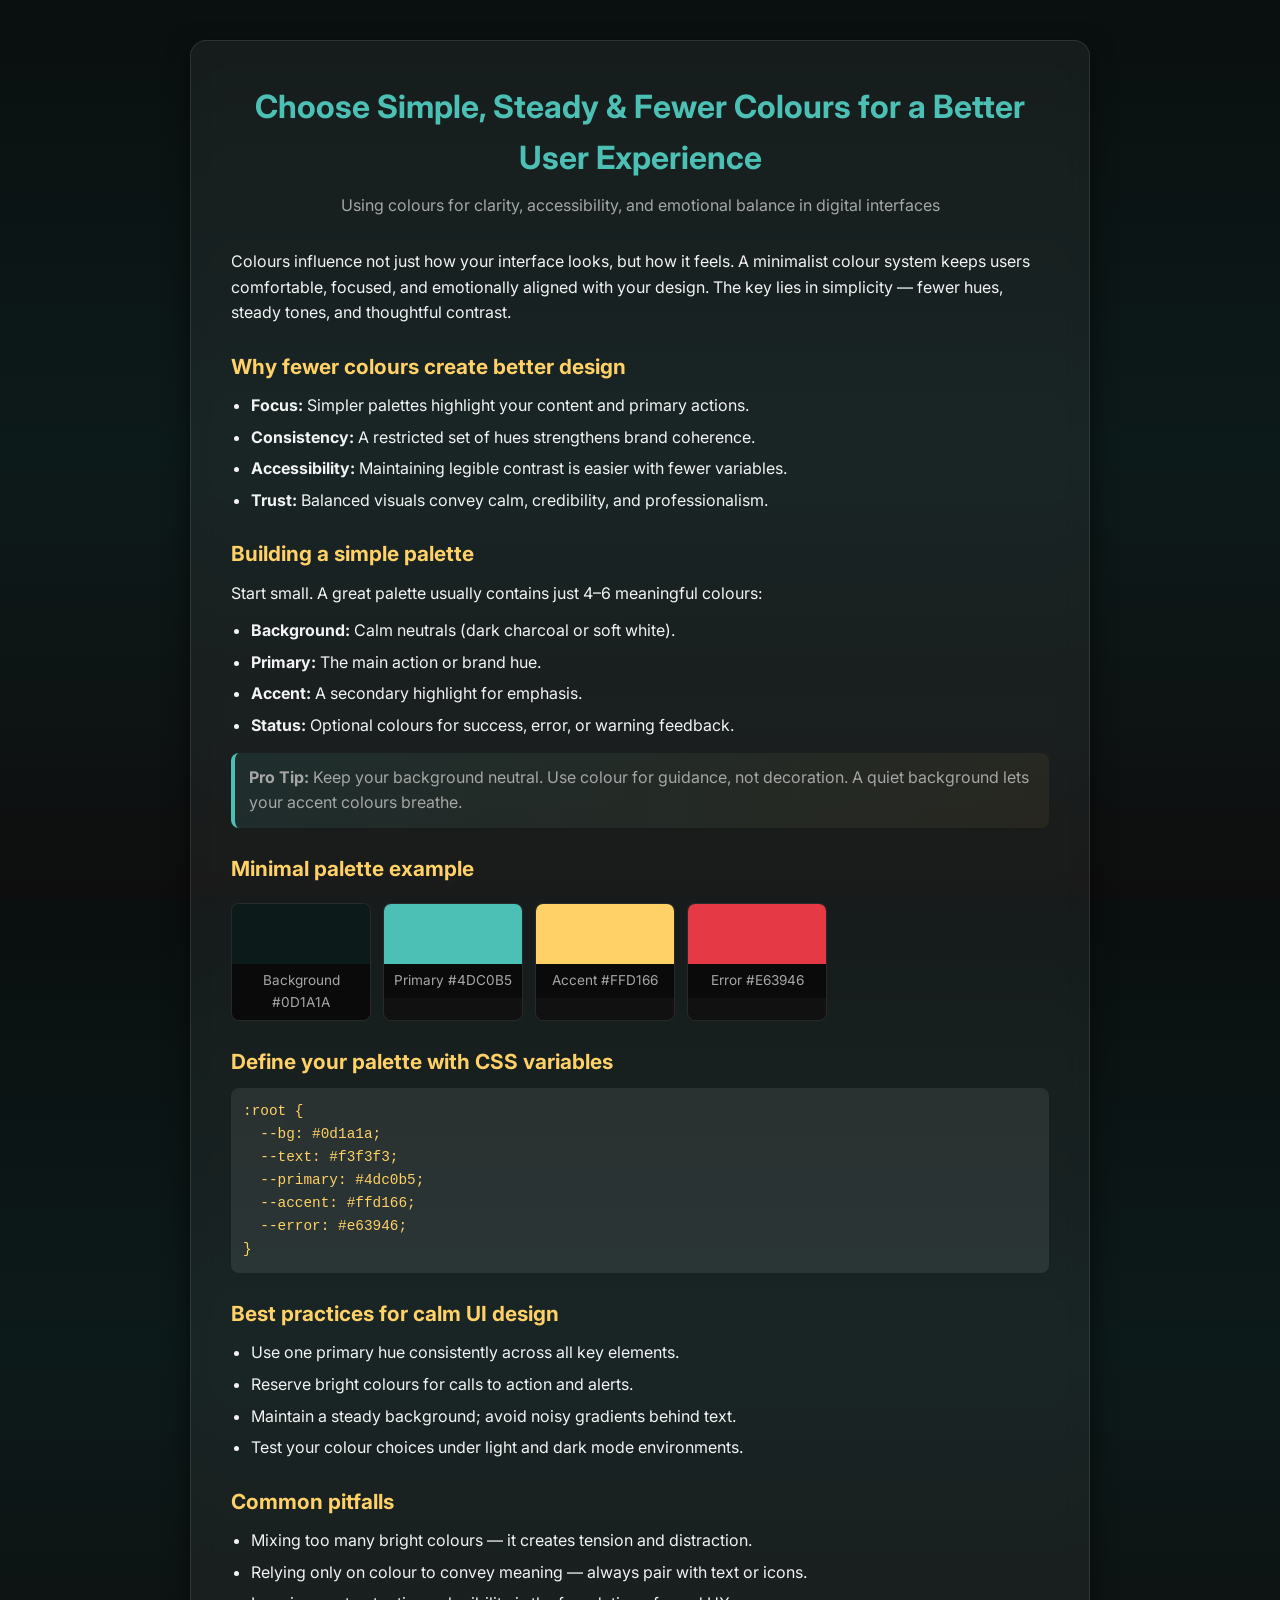
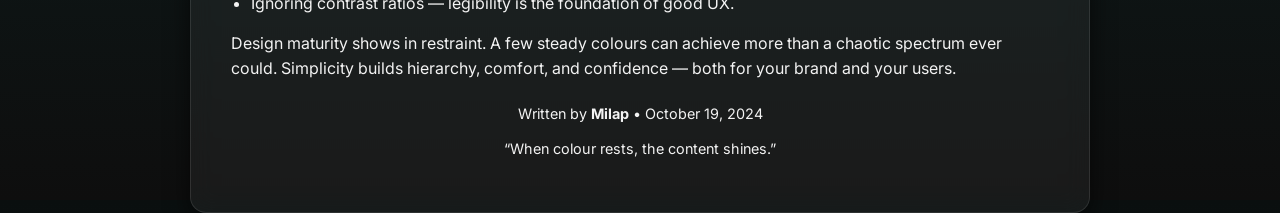
<file: blog02.html>
<!DOCTYPE html>
<html lang="en">
<head>
  <meta charset="utf-8" />
  <meta name="viewport" content="width=device-width,initial-scale=1" />
  <title>Choose Simple, Steady & Fewer Colours for a Better User Experience</title>
  <meta name="description" content="Why limiting and harmonizing colours improves usability, accessibility, and trust — practical guidelines and palette examples." />
  <link href="https://fonts.googleapis.com/css2?family=Inter:wght@300;400;600;700&display=swap" rel="stylesheet">

  <style>
    /* ---------------- Root Theme ---------------- */
    :root {
      --bg-gradient: linear-gradient(180deg, #0a0f0f, #0d1a1a, #0e0e0e);
      --text: #f3f3f3;
      --muted: #a6a6a6;
      --accent: #4dc0b5;    /* calming teal */
      --accent-2: #ffd166;  /* soft golden accent */
      --card-bg: rgba(255, 255, 255, 0.05);
      --border: rgba(255, 255, 255, 0.1);
      --max-width: 900px;
    }

    /* ---------------- Base Layout ---------------- */
    * { box-sizing: border-box; margin: 0; padding: 0; }
    html, body { height: 100%; scroll-behavior: smooth; }
    body {
      font-family: "Inter", system-ui, Arial, sans-serif;
      background: var(--bg-gradient);
      color: var(--text);
      line-height: 1.6;
      padding: 40px 20px;
      -webkit-font-smoothing: antialiased;
      -moz-osx-font-smoothing: grayscale;
    }

    /* ---------------- Container ---------------- */
    .container {
      max-width: var(--max-width);
      margin: 0 auto;
      background: var(--card-bg);
      border: 1px solid var(--border);
      border-radius: 16px;
      padding: 40px;
      box-shadow: 0 8px 25px rgba(0, 0, 0, 0.6);
      backdrop-filter: blur(12px);
    }

    /* ---------------- Header ---------------- */
    header h1 {
      font-size: 2rem;
      color: var(--accent);
      margin-bottom: 10px;
      text-align: center;
    }

    .subtitle {
      color: var(--muted);
      text-align: center;
      margin-bottom: 30px;
      font-size: 1rem;
    }

    /* ---------------- Content ---------------- */
    h2 {
      color: var(--accent-2);
      margin: 24px 0 10px;
      font-size: 1.3rem;
    }

    p {
      margin-bottom: 12px;
      color: var(--text);
    }

    ul, ol {
      margin: 10px 0 14px 20px;
      color: var(--text);
    }

    li { margin-bottom: 6px; }

    code {
      background: rgba(255, 255, 255, 0.08);
      padding: 4px 8px;
      border-radius: 6px;
      font-family: ui-monospace, SFMono-Regular, Menlo, Monaco, "Roboto Mono", monospace;
      font-size: 0.9rem;
      color: var(--accent-2);
    }

    pre code {
      display: block;
      padding: 12px;
      background: rgba(255, 255, 255, 0.08);
      border-radius: 8px;
      overflow-x: auto;
    }

    .note {
      background: linear-gradient(90deg, rgba(77, 192, 181, 0.1), rgba(255, 209, 102, 0.06));
      border-left: 4px solid var(--accent);
      padding: 12px 14px;
      border-radius: 8px;
      color: var(--muted);
      margin: 14px 0;
    }

    .palette {
      display: flex;
      flex-wrap: wrap;
      gap: 12px;
      margin: 18px 0;
    }

    .swatch {
      width: 140px;
      border-radius: 8px;
      overflow: hidden;
      border: 1px solid rgba(255, 255, 255, 0.1);
      background: #111;
      text-align: center;
    }

    .swatch .color { height: 60px; }

    .swatch .label {
      padding: 6px 8px;
      background: rgba(0, 0, 0, 0.4);
      font-size: 0.85rem;
      color: var(--muted);
    }

    footer {
      margin-top: 20px;
      color: var(--muted);
      font-size: 0.9rem;
      text-align: center;
    }

    /* ---------------- Responsive ---------------- */
    @media (max-width: 720px) {
      body { padding: 20px; }
      .container { padding: 24px; }
      .swatch { width: 48%; }
    }
  </style>
</head>

<body>
  <main class="container">
    <header>
      <h1>Choose Simple, Steady & Fewer Colours for a Better User Experience</h1>
      <p class="subtitle">Using colours for clarity, accessibility, and emotional balance in digital interfaces</p>
    </header>

    <article>
      <p>Colours influence not just how your interface looks, but how it feels. A minimalist colour system keeps users comfortable, focused, and emotionally aligned with your design. The key lies in simplicity — fewer hues, steady tones, and thoughtful contrast.</p>

      <h2>Why fewer colours create better design</h2>
      <ul>
        <li><strong>Focus:</strong> Simpler palettes highlight your content and primary actions.</li>
        <li><strong>Consistency:</strong> A restricted set of hues strengthens brand coherence.</li>
        <li><strong>Accessibility:</strong> Maintaining legible contrast is easier with fewer variables.</li>
        <li><strong>Trust:</strong> Balanced visuals convey calm, credibility, and professionalism.</li>
      </ul>

      <h2>Building a simple palette</h2>
      <p>Start small. A great palette usually contains just 4–6 meaningful colours:</p>
      <ul>
        <li><strong>Background:</strong> Calm neutrals (dark charcoal or soft white).</li>
        <li><strong>Primary:</strong> The main action or brand hue.</li>
        <li><strong>Accent:</strong> A secondary highlight for emphasis.</li>
        <li><strong>Status:</strong> Optional colours for success, error, or warning feedback.</li>
      </ul>

      <div class="note">
        <strong>Pro Tip:</strong> Keep your background neutral. Use colour for guidance, not decoration. A quiet background lets your accent colours breathe.
      </div>

      <h2>Minimal palette example</h2>
      <div class="palette">
        <div class="swatch">
          <div class="color" style="background:#0d1a1a"></div>
          <div class="label">Background #0D1A1A</div>
        </div>
        <div class="swatch">
          <div class="color" style="background:#4dc0b5"></div>
          <div class="label">Primary #4DC0B5</div>
        </div>
        <div class="swatch">
          <div class="color" style="background:#ffd166"></div>
          <div class="label">Accent #FFD166</div>
        </div>
        <div class="swatch">
          <div class="color" style="background:#e63946"></div>
          <div class="label">Error #E63946</div>
        </div>
      </div>

      <h2>Define your palette with CSS variables</h2>
      <pre><code>:root {
  --bg: #0d1a1a;
  --text: #f3f3f3;
  --primary: #4dc0b5;
  --accent: #ffd166;
  --error: #e63946;
}</code></pre>

      <h2>Best practices for calm UI design</h2>
      <ul>
        <li>Use one primary hue consistently across all key elements.</li>
        <li>Reserve bright colours for calls to action and alerts.</li>
        <li>Maintain a steady background; avoid noisy gradients behind text.</li>
        <li>Test your colour choices under light and dark mode environments.</li>
      </ul>

      <h2>Common pitfalls</h2>
      <ul>
        <li>Mixing too many bright colours — it creates tension and distraction.</li>
        <li>Relying only on colour to convey meaning — always pair with text or icons.</li>
        <li>Ignoring contrast ratios — legibility is the foundation of good UX.</li>
      </ul>

      <p>Design maturity shows in restraint. A few steady colours can achieve more than a chaotic spectrum ever could. Simplicity builds hierarchy, comfort, and confidence — both for your brand and your users.</p>

      <footer>
        <p>Written by <strong>Milap</strong> • October 19, 2024</p>
        <p>“When colour rests, the content shines.”</p>
      </footer>
    </article>
  </main>
</body>
</html>
</file>
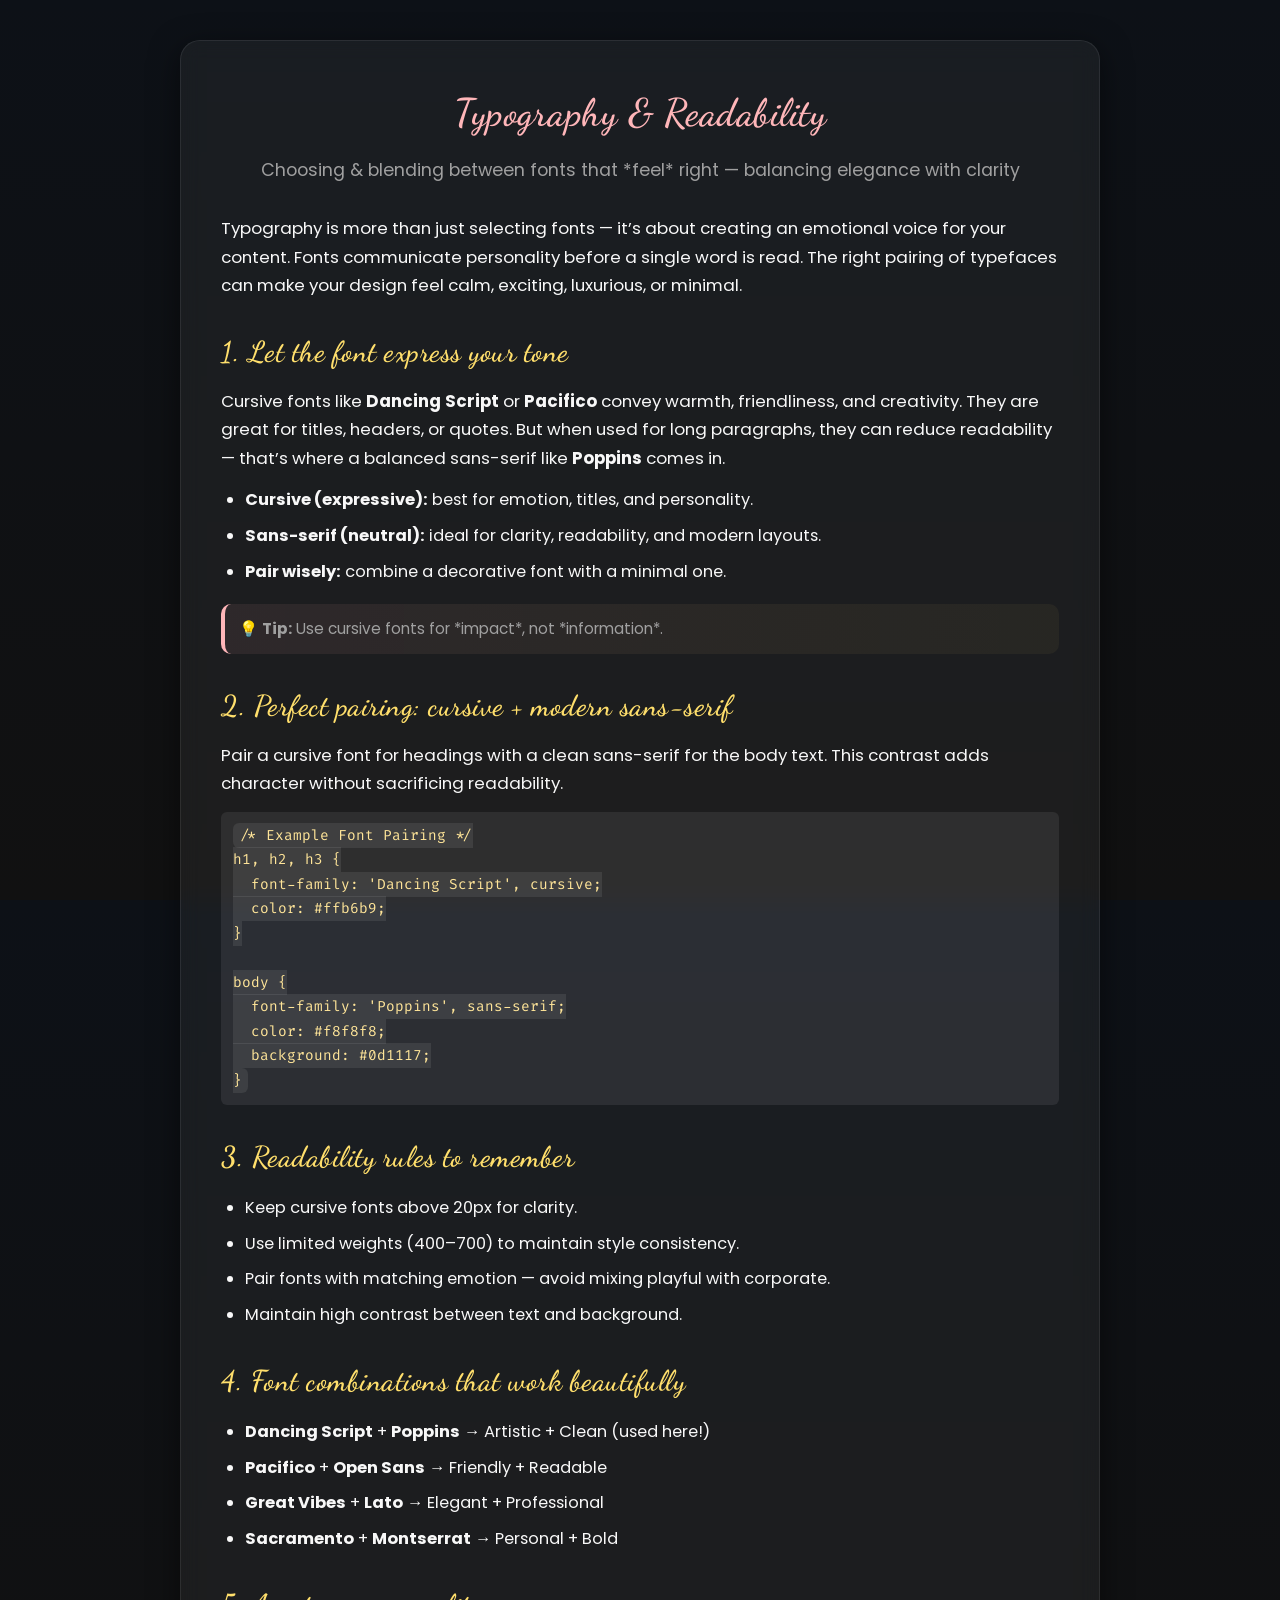
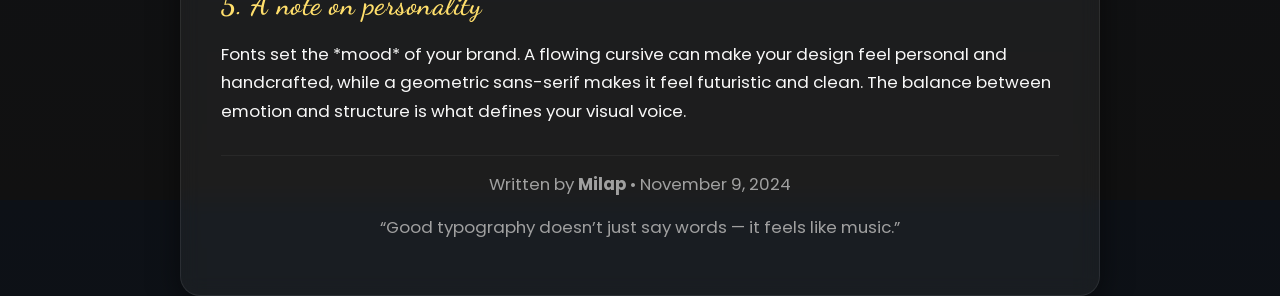
<file: blog03.html>
<!DOCTYPE html>
<html lang="en">
<head>
  <meta charset="utf-8" />
  <meta name="viewport" content="width=device-width,initial-scale=1" />
  <title>Typography & Readability — Choosing Fonts That Feel Right</title>
  <meta name="description" content="A guide to choosing fonts that combine readability and personality using expressive cursive and modern typography." />
  
  <!-- Google Fonts: Dancing Script (Cursive), Poppins (Body), Fira Code (Code) -->
  <link href="https://fonts.googleapis.com/css2?family=Dancing+Script:wght@400;600;700&family=Poppins:wght@300;400;500;600&family=Fira+Code:wght@400;600&display=swap" rel="stylesheet">
  
  <style>
    :root {
      --bg-gradient: linear-gradient(180deg, #0d1117, #111);
      --text: #f8f8f8;
      --muted: #a0a0a0;
      --accent: #ffb6b9;
      --accent-2: #ffdf6c;
      --card-bg: rgba(255, 255, 255, 0.05);
      --border: rgba(255, 255, 255, 0.08);
      --max-width: 920px;
    }

    /* Base setup */
    * { box-sizing: border-box; margin: 0; padding: 0; }
    html, body { height: 100%; scroll-behavior: smooth; }

    body {
      font-family: 'Poppins', sans-serif;
      background: var(--bg-gradient);
      color: var(--text);
      line-height: 1.7;
      -webkit-font-smoothing: antialiased;
      padding: 40px 20px;
    }

    .container {
      max-width: var(--max-width);
      margin: 0 auto;
      background: var(--card-bg);
      border: 1px solid var(--border);
      border-radius: 20px;
      padding: 40px;
      box-shadow: 0 8px 30px rgba(0, 0, 0, 0.5);
      backdrop-filter: blur(10px);
    }

    /* Headings in cursive */
    h1, h2, h3 {
      font-family: 'Dancing Script', cursive;
      font-weight: 600;
      letter-spacing: 0.5px;
    }

    h1 {
      font-size: 2.4rem;
      color: var(--accent);
      text-align: center;
      margin-bottom: 10px;
    }

    h2 {
      color: var(--accent-2);
      font-size: 1.8rem;
      margin: 28px 0 10px;
    }

    .subtitle {
      color: var(--muted);
      text-align: center;
      font-size: 1.1rem;
      margin-bottom: 28px;
      font-family: 'Poppins', sans-serif;
    }

    p {
      margin-bottom: 14px;
      font-size: 1.05rem;
    }

    ul {
      margin: 12px 0 18px 24px;
    }

    li {
      margin-bottom: 8px;
      font-size: 1.02rem;
    }

    code, pre {
      font-family: 'Fira Code', monospace;
      background: rgba(255, 255, 255, 0.08);
      border-radius: 6px;
    }

    code {
      padding: 3px 6px;
      color: #ffe599;
    }

    pre {
      padding: 12px;
      overflow-x: auto;
      font-size: 0.9rem;
      color: #fff6da;
      margin-bottom: 14px;
    }

    .note {
      background: linear-gradient(90deg, rgba(255,182,185,0.08), rgba(255,223,108,0.05));
      border-left: 4px solid var(--accent);
      padding: 12px 14px;
      border-radius: 10px;
      color: var(--muted);
      margin: 14px 0;
      font-size: 0.96rem;
    }

    footer {
      margin-top: 30px;
      color: var(--muted);
      text-align: center;
      font-size: 0.95rem;
      border-top: 1px solid rgba(255,255,255,0.05);
      padding-top: 14px;
    }

    @media (max-width: 720px) {
      body { padding: 20px; }
      .container { padding: 24px; }
      h1 { font-size: 2rem; }
      h2 { font-size: 1.4rem; }
    }
  </style>
</head>

<body>
  <main class="container">
    <header>
      <h1>Typography & Readability</h1>
      <p class="subtitle">Choosing & blending between fonts that *feel* right — balancing elegance with clarity </p>
    </header>

    <article>
      <p>
        Typography is more than just selecting fonts — it’s about creating an emotional voice for your content.
        Fonts communicate personality before a single word is read. The right pairing of typefaces can make your design feel calm, exciting, luxurious, or minimal.
      </p>

      <h2>1. Let the font express your tone</h2>
      <p>
        Cursive fonts like <strong>Dancing Script</strong> or <strong>Pacifico</strong> convey warmth, friendliness, and creativity.
        They are great for titles, headers, or quotes. But when used for long paragraphs, they can reduce readability — that’s where a balanced sans-serif like <strong>Poppins</strong> comes in.
      </p>

      <ul>
        <li><strong>Cursive (expressive):</strong> best for emotion, titles, and personality.</li>
        <li><strong>Sans-serif (neutral):</strong> ideal for clarity, readability, and modern layouts.</li>
        <li><strong>Pair wisely:</strong> combine a decorative font with a minimal one.</li>
      </ul>

      <div class="note">
        💡 <strong>Tip:</strong> Use cursive fonts for *impact*, not *information*. 
      </div>

      <h2>2. Perfect pairing: cursive + modern sans-serif</h2>
      <p>
        Pair a cursive font for headings with a clean sans-serif for the body text. This contrast
        adds character without sacrificing readability.
      </p>

      <pre><code>/* Example Font Pairing */
h1, h2, h3 {
  font-family: 'Dancing Script', cursive;
  color: #ffb6b9;
}

body {
  font-family: 'Poppins', sans-serif;
  color: #f8f8f8;
  background: #0d1117;
}</code></pre>

      <h2>3. Readability rules to remember</h2>
      <ul>
        <li>Keep cursive fonts above 20px for clarity.</li>
        <li>Use limited weights (400–700) to maintain style consistency.</li>
        <li>Pair fonts with matching emotion — avoid mixing playful with corporate.</li>
        <li>Maintain high contrast between text and background.</li>
      </ul>

      <h2>4. Font combinations that work beautifully</h2>
      <ul>
        <li><strong>Dancing Script</strong> + <strong>Poppins</strong> → Artistic + Clean (used here!)</li>
        <li><strong>Pacifico</strong> + <strong>Open Sans</strong> → Friendly + Readable</li>
        <li><strong>Great Vibes</strong> + <strong>Lato</strong> → Elegant + Professional</li>
        <li><strong>Sacramento</strong> + <strong>Montserrat</strong> → Personal + Bold</li>
      </ul>

      <h2>5. A note on personality</h2>
      <p>
        Fonts set the *mood* of your brand. A flowing cursive can make your design feel personal and handcrafted,
        while a geometric sans-serif makes it feel futuristic and clean. The balance between emotion and structure
        is what defines your visual voice.
      </p>

      

      <footer>
        <p>Written by <strong>Milap</strong> • November 9, 2024</p>
        <p>“Good typography doesn’t just say words — it feels like music.”</p>
      </footer>
    </article>
  </main>
</body>
</html>
</file>
